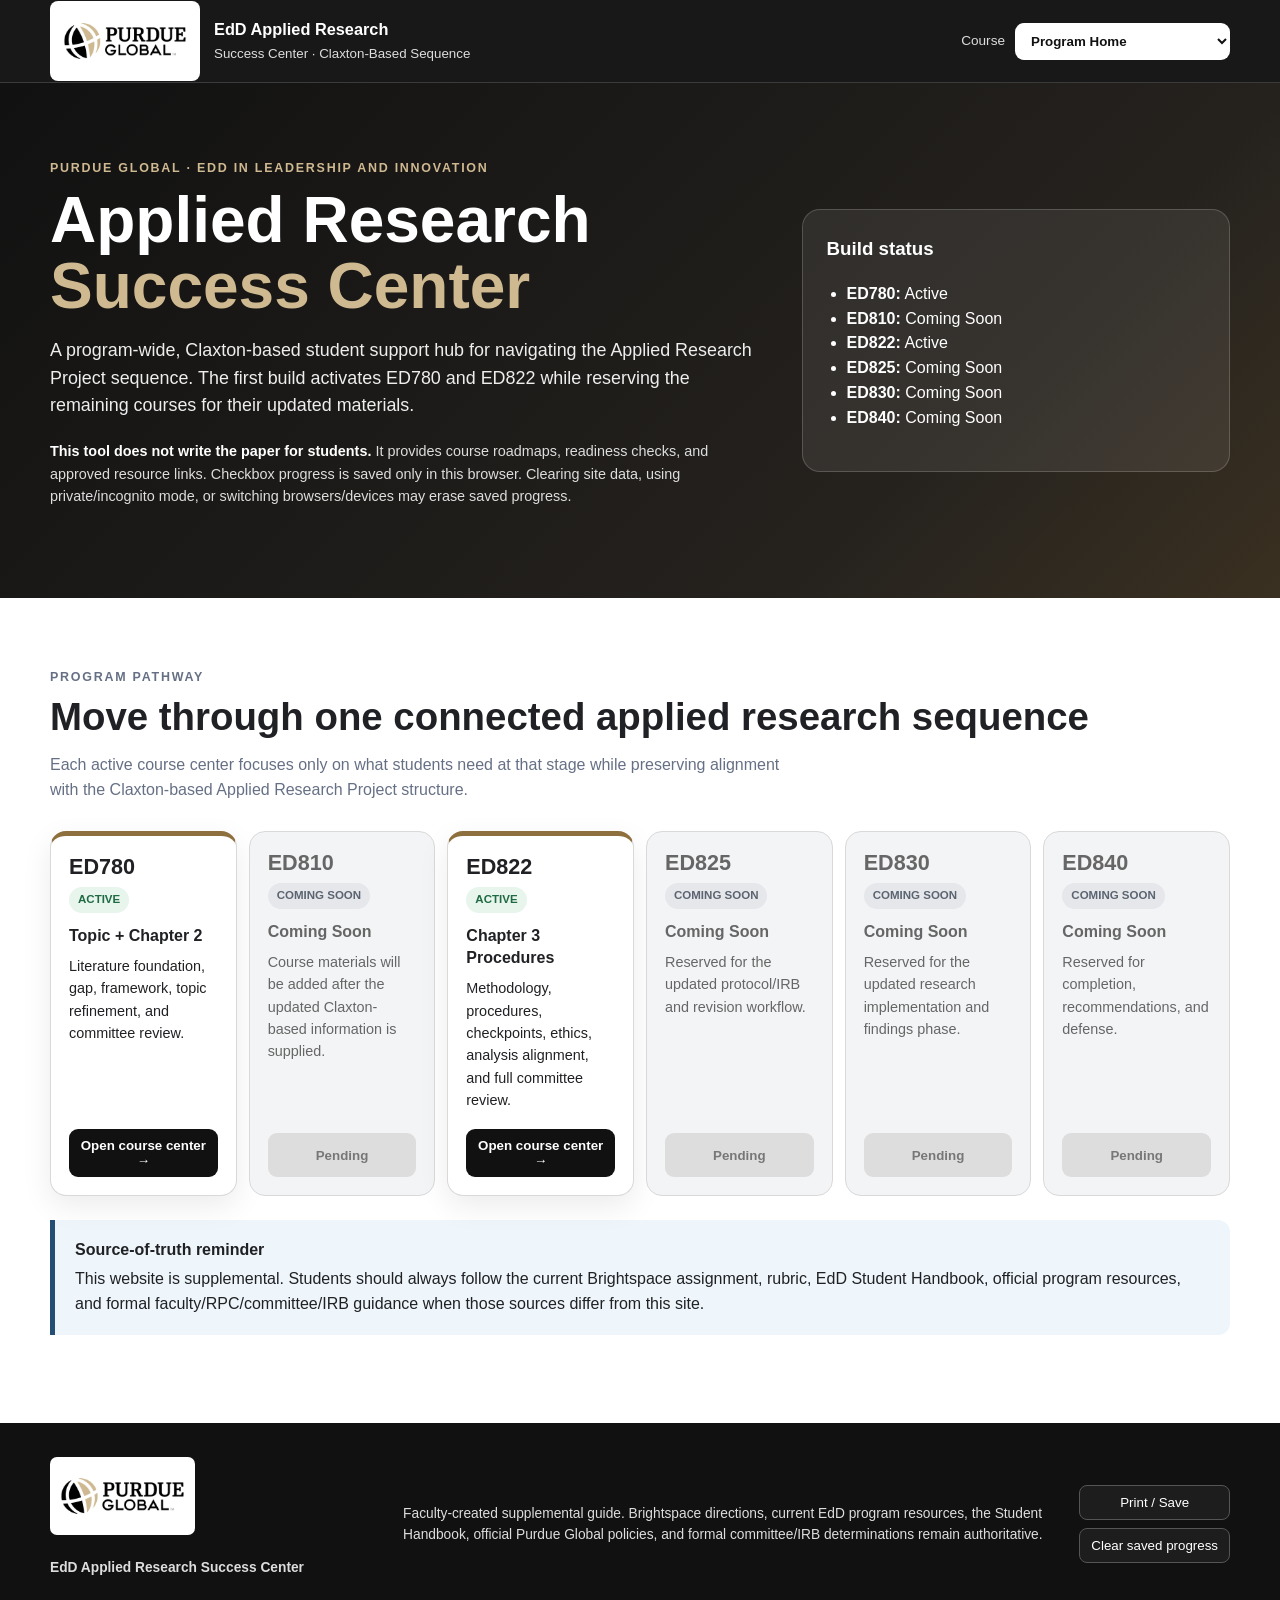
<file: index.html>
<!doctype html>
<html lang="en">
<head>
  <meta charset="utf-8" />
  <meta name="viewport" content="width=device-width, initial-scale=1" />
  <meta name="theme-color" content="#111111" />
  <meta name="description" content="Purdue Global EdD Applied Research Success Center for the Claxton-based applied research sequence." />
  <title>EdD Applied Research Success Center</title>
  <link rel="stylesheet" href="styles.css" />
</head>
<body>
  <a class="skip-link" href="#main">Skip to main content</a>

  <header class="site-header">
    <div class="shell nav-wrap">
      <a class="brand" href="#home" data-course-link="home" aria-label="EdD Applied Research Success Center home">
        <img src="purdue-global-logo.png" alt="Purdue Global" />
        <span><strong>EdD Applied Research</strong><small>Success Center · Claxton-Based Sequence</small></span>
      </a>

      <div class="course-picker-wrap">
        <label for="course-picker">Course</label>
        <select id="course-picker" aria-label="Choose a course">
          <option value="home">Program Home</option>
          <option value="ED780">ED780 — Active</option>
          <option value="ED810">ED810 — Coming Soon</option>
          <option value="ED822">ED822 — Active</option>
          <option value="ED825">ED825 — Coming Soon</option>
          <option value="ED830">ED830 — Coming Soon</option>
          <option value="ED840">ED840 — Coming Soon</option>
        </select>
      </div>
    </div>
  </header>

  <main id="main">
    <div id="app" aria-live="polite"></div>
  </main>

  <footer class="footer">
    <div class="shell footer-grid">
      <div>
        <img src="purdue-global-logo.png" alt="Purdue Global" />
        <p><strong>EdD Applied Research Success Center</strong></p>
      </div>
      <p>Faculty-created supplemental guide. Brightspace directions, current EdD program resources, the Student Handbook, official Purdue Global policies, and formal committee/IRB determinations remain authoritative.</p>
      <div class="footer-actions">
        <button id="print-page" type="button">Print / Save</button>
        <button id="clear-progress" type="button">Clear saved progress</button>
      </div>
    </div>
  </footer>

  <script src="app.js"></script>
</body>
</html>
</file>
<file: styles.css>
:root{
  --black:#111111;
  --ink:#202124;
  --gold:#cfb991;
  --gold-deep:#8e6f3e;
  --cream:#f7f3ea;
  --blue:#244f75;
  --green:#2f6f4e;
  --line:#d9d9d9;
  --muted:#667085;
  --white:#ffffff;
  --soft:#f7f8fa;
  --shadow:0 10px 30px rgba(0,0,0,.08);
  --radius:18px;
  --max:1180px;
}

/* ------------------------------
   GLOBAL
-------------------------------- */

*{
  box-sizing:border-box;
}

html{
  scroll-behavior:smooth;
}

body{
  margin:0;
  font-family:Arial,Helvetica,sans-serif;
  color:var(--ink);
  background:#fff;
  line-height:1.55;
}

a{
  color:inherit;
}

.shell{
  width:min(var(--max),calc(100% - 40px));
  margin:0 auto;
}

.skip-link{
  position:absolute;
  left:-999px;
  top:0;
  background:#fff;
  padding:10px;
  z-index:99;
}

.skip-link:focus{
  left:10px;
  top:10px;
}

/* ------------------------------
   HEADER / NAVIGATION
-------------------------------- */

.site-header{
  position:sticky;
  top:0;
  z-index:20;
  background:rgba(17,17,17,.97);
  color:#fff;
  border-bottom:1px solid rgba(255,255,255,.15);
}

.nav-wrap{
  min-height:82px;
  display:flex;
  align-items:center;
  justify-content:space-between;
  gap:24px;
}

.brand{
  display:flex;
  align-items:center;
  gap:14px;
  text-decoration:none;
}

.brand img{
  width:150px;
  height:auto;
  background:#fff;
  padding:7px 9px;
  border-radius:8px;
}

.brand span{
  display:flex;
  flex-direction:column;
}

.brand strong{
  font-size:1.02rem;
}

.brand small{
  color:#ddd;
  margin-top:2px;
}

.course-picker-wrap{
  display:flex;
  align-items:center;
  gap:10px;
}

.course-picker-wrap label{
  font-size:.85rem;
  color:#ddd;
}

.course-picker-wrap select{
  background:#fff;
  color:#111;
  border:0;
  border-radius:9px;
  padding:10px 34px 10px 12px;
  font-weight:700;
}

/* ------------------------------
   HOME HERO
-------------------------------- */

.hero{
  background:linear-gradient(
    135deg,
    #111 0%,
    #25221e 72%,
    #3a3021 100%
  );
  color:#fff;
  padding:76px 0;
}

.hero-grid{
  display:grid;
  grid-template-columns:1.4fr .85fr;
  gap:46px;
  align-items:center;
}

.eyebrow{
  font-size:.78rem;
  font-weight:800;
  letter-spacing:.14em;
  text-transform:uppercase;
  color:var(--gold);
  margin:0 0 10px;
}

.hero h1{
  font-size:clamp(2.4rem,5vw,4.7rem);
  line-height:1.02;
  margin:0 0 18px;
}

.hero h1 em{
  font-style:normal;
  color:var(--gold);
}

.hero .intro{
  font-size:1.12rem;
  max-width:780px;
  color:#eee;
}

.hero-note{
  background:rgba(255,255,255,.08);
  border:1px solid rgba(255,255,255,.18);
  border-radius:var(--radius);
  padding:24px;
}

.hero-note h3{
  margin-top:0;
}

.hero-note ul{
  padding-left:20px;
}

.privacy{
  font-size:.9rem;
  color:#ddd;
  margin-top:20px;
}

.privacy strong{
  color:#fff;
}

/* ------------------------------
   SECTIONS
-------------------------------- */

.section{
  padding:64px 0;
}

.section.soft{
  background:var(--soft);
}

.section.cream{
  background:var(--cream);
}

.section-head{
  display:flex;
  justify-content:space-between;
  align-items:flex-end;
  gap:20px;
  margin-bottom:28px;
}

.section-head h2{
  font-size:clamp(1.8rem,3vw,2.7rem);
  margin:0;
}

.section-head p{
  max-width:760px;
  margin:.4rem 0 0;
  color:var(--muted);
}

/* ------------------------------
   PROGRAM COURSE SEQUENCE

   IMPORTANT:
   minmax(0,1fr) forces all six cards
   to remain the same width.
-------------------------------- */

.sequence{
  display:grid;
  grid-template-columns:repeat(6,minmax(0,1fr));
  gap:12px;
  align-items:stretch;
}

/* ------------------------------
   COURSE CARDS
-------------------------------- */

.course-card{
  border:1px solid var(--line);
  border-radius:16px;
  padding:18px;
  background:#fff;
  min-height:300px;
  height:100%;
  min-width:0;
  display:flex;
  flex-direction:column;
  overflow:hidden;
}

.course-card.active{
  border-top:5px solid var(--gold-deep);
  box-shadow:var(--shadow);
}

.course-card.pending{
  background:#f3f4f6;
  color:#666;
}

.course-card .code{
  font-size:1.35rem;
  font-weight:900;
  line-height:1.2;
}

.status{
  display:inline-flex;
  align-self:flex-start;
  padding:4px 9px;
  border-radius:999px;
  font-size:.72rem;
  font-weight:800;
  margin:7px 0 12px;
  white-space:nowrap;
}

.status.active{
  background:#e7f5ec;
  color:#1f6a43;
}

.status.pending{
  background:#e5e7eb;
  color:#5b6470;
}

.course-card h3{
  font-size:1rem;
  margin:0 0 8px;
  line-height:1.4;
  overflow-wrap:anywhere;
  word-break:normal;
}

.course-card p{
  font-size:.9rem;
  margin:0 0 18px;
  color:inherit;
  overflow-wrap:anywhere;
  word-break:normal;
}

/*
   Keeps the button/pending bar aligned
   at the bottom of every course card.
*/

.course-card button{
  margin-top:auto;
  width:100%;
  border:0;
  border-radius:9px;
  padding:9px 10px;
  font-weight:700;
  cursor:pointer;
  min-height:44px;
}

.course-card.active button{
  background:#111;
  color:#fff;
}

.course-card.pending button{
  background:#ddd;
  color:#777;
  cursor:default;
}

/* ------------------------------
   INDIVIDUAL COURSE HERO
-------------------------------- */

.course-hero{
  padding:54px 0 34px;
  background:linear-gradient(180deg,#f8f5ed,#fff);
}

.course-hero .topline{
  display:flex;
  gap:12px;
  align-items:center;
  flex-wrap:wrap;
}

.course-hero h1{
  font-size:clamp(2.2rem,4vw,3.9rem);
  margin:10px 0 10px;
}

.course-hero .lead{
  font-size:1.1rem;
  max-width:900px;
  color:#4b5563;
}

.course-meta{
  display:flex;
  gap:10px;
  flex-wrap:wrap;
  margin-top:20px;
}

.pill{
  border:1px solid #d6c6a8;
  background:#fff8e9;
  border-radius:999px;
  padding:7px 11px;
  font-size:.82rem;
  font-weight:700;
}

/* ------------------------------
   NOTICES
-------------------------------- */

.notice{
  border-left:5px solid var(--gold-deep);
  background:#fff9ed;
  padding:18px 20px;
  border-radius:0 12px 12px 0;
  margin:24px 0;
}

.notice strong{
  display:block;
  margin-bottom:4px;
}

.notice.info{
  border-left-color:var(--blue);
  background:#eef6fc;
}

.notice.warning{
  border-left-color:#b54708;
  background:#fff4e5;
}

/* ------------------------------
   COURSE ROADMAP
-------------------------------- */

.roadmap{
  display:grid;
  grid-template-columns:repeat(5,minmax(0,1fr));
  gap:14px;
}

.unit-card{
  border:1px solid var(--line);
  border-radius:14px;
  padding:16px;
  background:#fff;
  position:relative;
  min-width:0;
}

.unit-card .unit{
  font-weight:900;
  color:var(--gold-deep);
}

.unit-card h3{
  font-size:1rem;
  margin:5px 0 7px;
  overflow-wrap:anywhere;
}

.unit-card p{
  font-size:.88rem;
  color:#5d6673;
  margin:0;
  overflow-wrap:anywhere;
}

.unit-card.milestone{
  border:2px solid #b9975b;
  background:#fffcf6;
}

.milestone-badge{
  font-size:.7rem;
  font-weight:900;
  color:#7a5520;
  text-transform:uppercase;
  letter-spacing:.06em;
  margin-top:10px;
}

/* ------------------------------
   PROGRESS
-------------------------------- */

.progress-card{
  background:#111;
  color:#fff;
  border-radius:16px;
  padding:18px 20px;
  min-width:220px;
}

.progress-card small{
  color:#ccc;
}

.progress-line{
  height:8px;
  background:#444;
  border-radius:999px;
  overflow:hidden;
  margin-top:9px;
}

.progress-line span{
  display:block;
  height:100%;
  background:var(--gold);
  width:0;
}

/* ------------------------------
   READINESS CHECKS
-------------------------------- */

.check-grid{
  display:grid;
  grid-template-columns:repeat(2,minmax(0,1fr));
  gap:18px;
}

.check-group{
  border:1px solid var(--line);
  border-radius:16px;
  background:#fff;
  overflow:hidden;
  min-width:0;
}

.check-group summary{
  cursor:pointer;
  padding:18px 20px;
  font-weight:900;
  display:flex;
  justify-content:space-between;
  gap:16px;
  list-style:none;
}

.check-group summary::-webkit-details-marker{
  display:none;
}

.check-group summary span{
  font-size:.78rem;
  color:var(--muted);
  font-weight:700;
}

.checks{
  padding:0 20px 18px;
}

.check-row{
  display:flex;
  gap:11px;
  align-items:flex-start;
  padding:10px 0;
  border-top:1px solid #eee;
}

.check-row input{
  margin-top:4px;
  accent-color:var(--gold-deep);
  width:17px;
  height:17px;
}

.check-row label{
  cursor:pointer;
}

/* ------------------------------
   RESOURCES
-------------------------------- */

.resource-grid{
  display:grid;
  grid-template-columns:repeat(3,minmax(0,1fr));
  gap:16px;
}

.resource-card{
  border:1px solid var(--line);
  border-radius:15px;
  padding:18px;
  background:#fff;
  display:flex;
  flex-direction:column;
  min-width:0;
}

.resource-card .type{
  font-size:.72rem;
  font-weight:900;
  text-transform:uppercase;
  letter-spacing:.08em;
  color:var(--gold-deep);
}

.resource-card h3{
  font-size:1.02rem;
  margin:7px 0;
  overflow-wrap:anywhere;
}

.resource-card p{
  font-size:.9rem;
  color:#5d6673;
  flex:1;
  overflow-wrap:anywhere;
}

.resource-card a{
  font-weight:800;
  color:#1f4f75;
  text-decoration:none;
}

.resource-card a:hover{
  text-decoration:underline;
}

/* ------------------------------
   COMING SOON COURSE PAGE
-------------------------------- */

.pending-panel{
  min-height:60vh;
  display:grid;
  place-items:center;
  background:#f8f8f8;
  padding:60px 20px;
}

.pending-box{
  max-width:760px;
  text-align:center;
  background:#fff;
  border:1px solid var(--line);
  border-radius:20px;
  padding:46px;
  box-shadow:var(--shadow);
}

.pending-box .big{
  font-size:3rem;
  margin-bottom:6px;
}

.pending-box h1{
  margin:0 0 10px;
}

.pending-box p{
  color:var(--muted);
}

.pending-box button{
  background:#111;
  color:#fff;
  border:0;
  border-radius:10px;
  padding:11px 16px;
  font-weight:800;
  cursor:pointer;
}

/* ------------------------------
   FOOTER
-------------------------------- */

.footer{
  background:#111;
  color:#ddd;
  padding:34px 0;
}

.footer-grid{
  display:grid;
  grid-template-columns:1fr 2fr auto;
  gap:30px;
  align-items:center;
}

.footer img{
  width:145px;
  background:#fff;
  padding:6px;
  border-radius:7px;
}

.footer p{
  font-size:.86rem;
}

.footer-actions{
  display:flex;
  gap:8px;
  flex-direction:column;
}

.footer button{
  border:1px solid #555;
  background:#1d1d1d;
  color:#fff;
  border-radius:8px;
  padding:9px 11px;
  cursor:pointer;
}

/* ------------------------------
   TABLET
-------------------------------- */

@media(max-width:1000px){

  .sequence{
    grid-template-columns:repeat(3,minmax(0,1fr));
  }

  .roadmap{
    grid-template-columns:repeat(2,minmax(0,1fr));
  }

  .resource-grid{
    grid-template-columns:repeat(2,minmax(0,1fr));
  }

  .hero-grid{
    grid-template-columns:1fr;
  }

  .footer-grid{
    grid-template-columns:1fr;
  }

  .check-grid{
    grid-template-columns:1fr;
  }
}

/* ------------------------------
   MOBILE
-------------------------------- */

@media(max-width:650px){

  .shell{
    width:min(var(--max),calc(100% - 24px));
  }

  .nav-wrap{
    align-items:flex-start;
    flex-direction:column;
    padding:12px 0;
  }

  .brand img{
    width:120px;
  }

  .course-picker-wrap{
    width:100%;
    justify-content:space-between;
  }

  .course-picker-wrap select{
    flex:1;
  }

  .sequence,
  .roadmap,
  .resource-grid{
    grid-template-columns:1fr;
  }

  .course-card{
    min-height:auto;
  }

  .hero{
    padding:50px 0;
  }

  .section{
    padding:45px 0;
  }

  .section-head{
    align-items:flex-start;
    flex-direction:column;
  }
}

/* ------------------------------
   PRINT
-------------------------------- */

@media print{

  .site-header,
  .footer,
  .course-card button{
    display:none!important;
  }

  .section,
  .course-hero,
  .hero{
    padding:20px 0;
    background:#fff!important;
    color:#000!important;
  }

  .hero-note{
    border:1px solid #aaa;
  }

  .sequence,
  .roadmap,
  .resource-grid,
  .check-grid{
    display:block;
  }

  .course-card,
  .unit-card,
  .resource-card,
  .check-group{
    break-inside:avoid;
    margin-bottom:12px;
  }

  .privacy{
    color:#333;
  }

  .shell{
    width:100%;
  }
}
</file>
